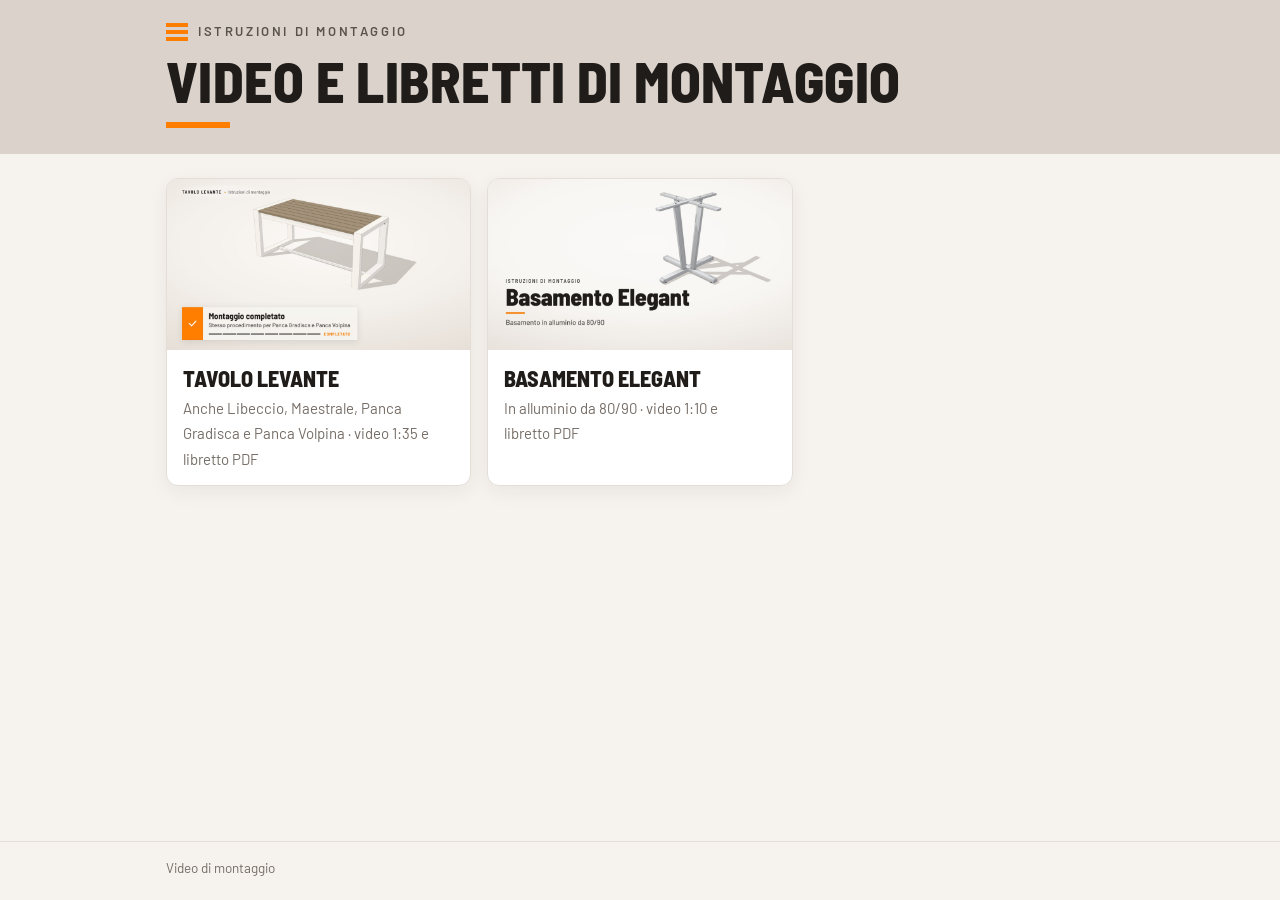
<file: index.html>
<!doctype html>
<html lang="it">
<head>
<meta charset="utf-8">
<meta name="viewport" content="width=device-width, initial-scale=1">
<title>Istruzioni di montaggio</title>
<meta name="description" content="Video di montaggio dei prodotti: tavoli, panche e basamenti.">
<meta name="theme-color" content="#dbd3cb">
<link rel="icon" href="assets/favicon.svg" type="image/svg+xml">
<link rel="stylesheet" href="assets/style.css">
</head>
<body>
<header class="top">
  <div class="top-in">
    <div class="eyebrow"><span class="bars" aria-hidden="true"><i></i><i></i><i></i></span>Istruzioni di montaggio</div>
    <h1>Video e libretti di montaggio</h1>
    <span class="rule" aria-hidden="true"></span>
  </div>
</header>
<main>
  <div class="main-in">
    <div class="cards">
      <a class="card" href="levante/">
        <img src="video/tavolo-levante-poster.jpg" alt="Tavolo Levante montato" loading="lazy">
        <div class="card-b"><b>Tavolo Levante</b><span>Anche Libeccio, Maestrale, Panca Gradisca e Panca Volpina · video 1:35 e libretto PDF</span></div>
      </a>
      <a class="card" href="elegant/">
        <img src="video/basamento-elegant-poster.jpg" alt="Basamento Elegant montato" loading="lazy">
        <div class="card-b"><b>Basamento Elegant</b><span>In alluminio da 80/90 · video&nbsp;1:10 e libretto&nbsp;PDF</span></div>
      </a>
    </div>
  </div>
</main>
<footer><div class="foot-in">Video di montaggio</div></footer>
</body>
</html>
</file>
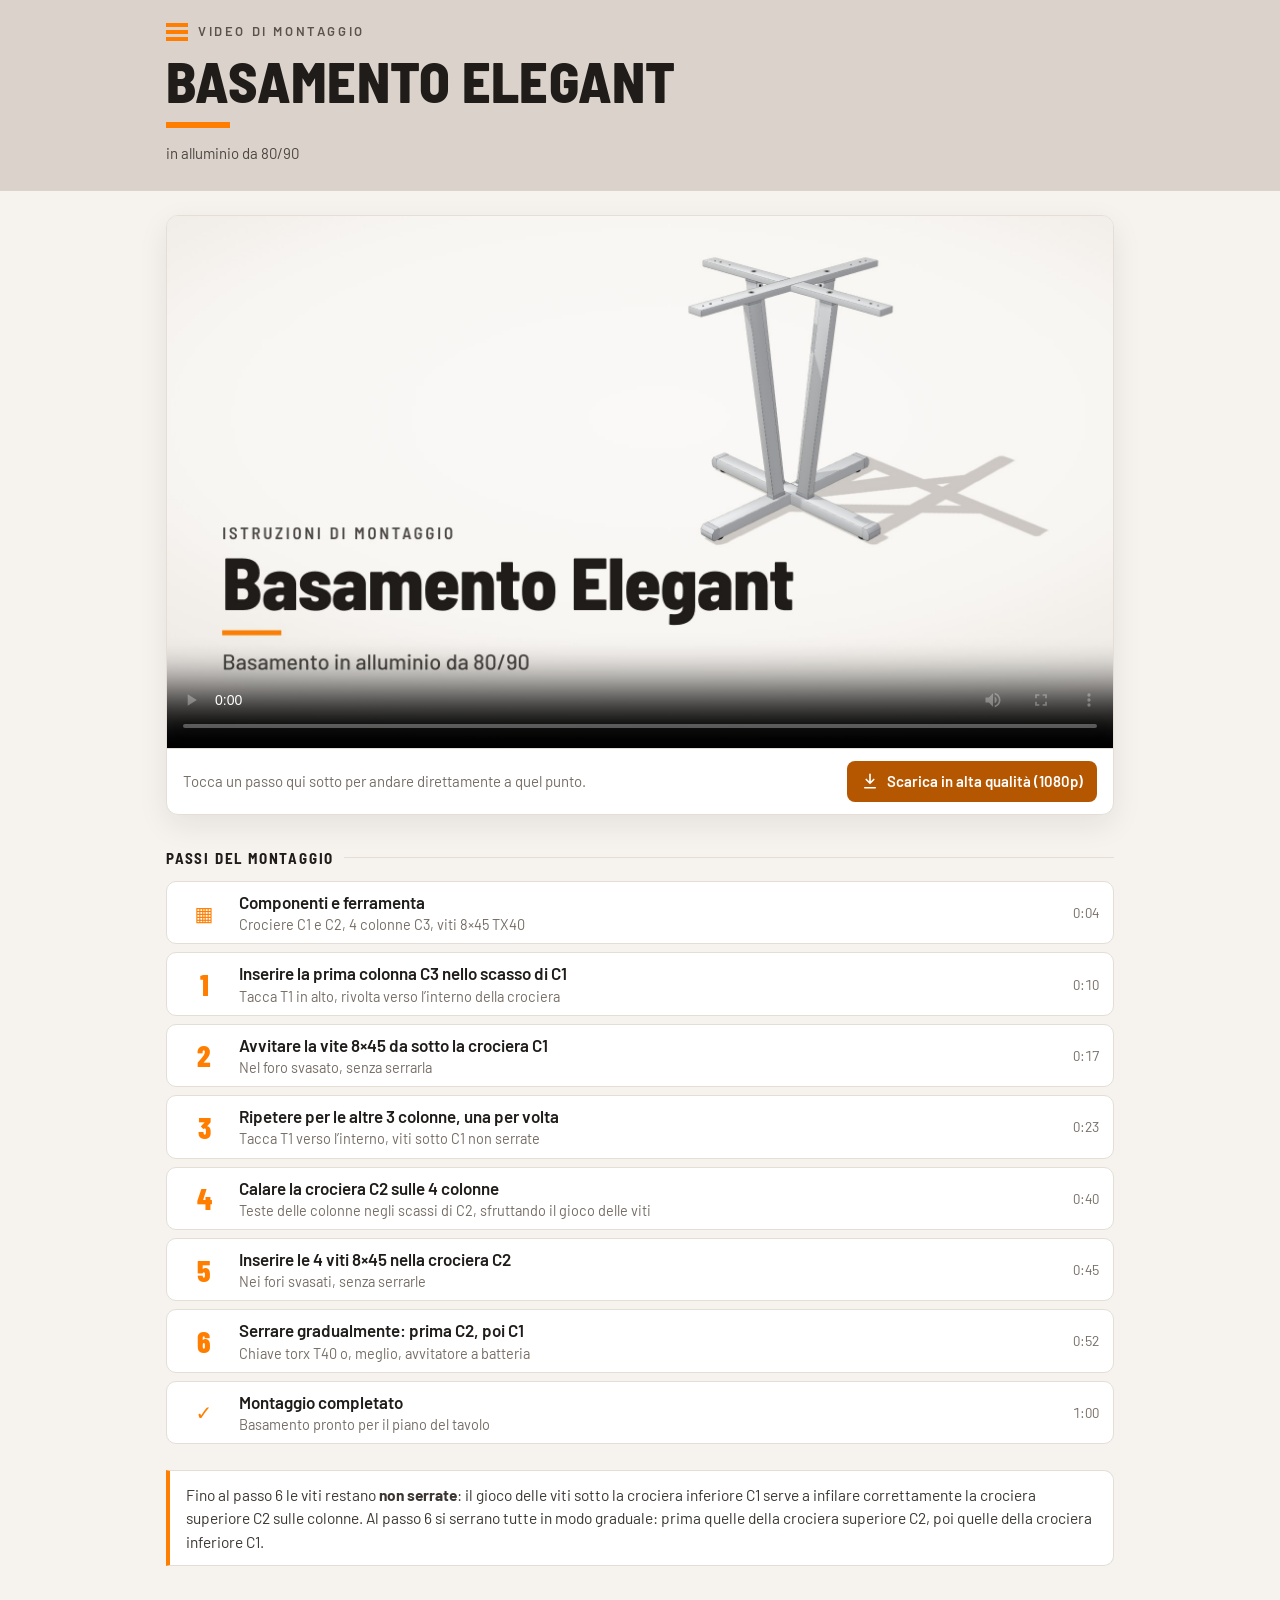
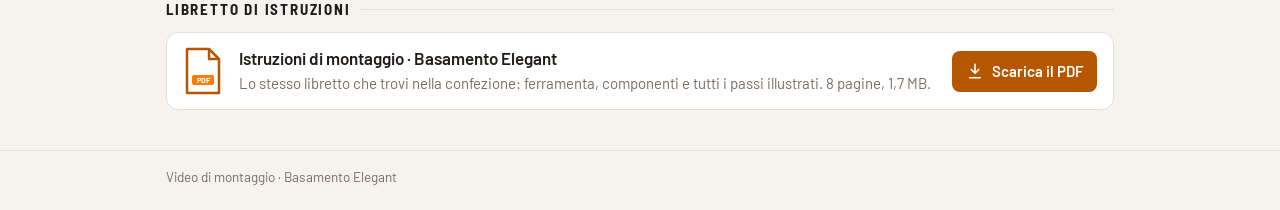
<file: elegant/index.html>
<!doctype html>
<html lang="it">
<head>
<meta charset="utf-8">
<meta name="viewport" content="width=device-width, initial-scale=1">
<title>Basamento Elegant – Video di montaggio</title>
<meta name="description" content="Video di montaggio e libretto di istruzioni del Basamento Elegant in alluminio da 80/90: tutti i passi, dalle colonne sulla crociera inferiore al serraggio finale delle viti.">
<meta name="theme-color" content="#dbd3cb">
<meta property="og:type" content="video.other">
<meta property="og:title" content="Basamento Elegant – Video di montaggio">
<meta property="og:description" content="Tutti i passi del montaggio, in poco più di un minuto.">
<meta property="og:image" content="https://istruzioni-montaggio.github.io/video/basamento-elegant-poster.jpg">
<meta property="og:url" content="https://istruzioni-montaggio.github.io/elegant/">
<link rel="icon" href="../assets/favicon.svg" type="image/svg+xml">
<link rel="stylesheet" href="../assets/style.css">
</head>
<body>
<header class="top">
  <div class="top-in">
    <div class="eyebrow"><span class="bars" aria-hidden="true"><i></i><i></i><i></i></span>Video di montaggio</div>
    <h1>Basamento Elegant</h1>
    <span class="rule" aria-hidden="true"></span>
    <p class="also">in alluminio da 80/90</p>
  </div>
</header>

<main>
  <div class="main-in">
    <div class="player">
      <video id="video" controls playsinline preload="metadata" poster="../video/basamento-elegant-poster.jpg">
        <source src="../video/basamento-elegant-720p.mp4" type="video/mp4">
        Il tuo browser non riesce a riprodurre il video: <a href="../video/basamento-elegant-720p.mp4">scaricalo qui</a>.
      </video>
      <div class="player-bar">
        <span class="hint">Tocca un passo qui sotto per andare direttamente a quel punto.</span>
        <a class="btn" href="../video/basamento-elegant-1080p.mp4" download>
          <svg viewBox="0 0 24 24" fill="none" stroke="currentColor" stroke-width="2.2" stroke-linecap="round" stroke-linejoin="round" aria-hidden="true"><path d="M12 3v12M7 10l5 5 5-5M5 21h14"/></svg>
          Scarica in alta qualità (1080p)
        </a>
      </div>
    </div>

    <h2>Passi del montaggio</h2>
    <ol class="steps" id="steps">
      <li><button data-t="4.5"><span class="n ico">▦</span><span class="t">Componenti e ferramenta<span class="s">Crociere C1 e&nbsp;C2, 4&nbsp;colonne&nbsp;C3, viti 8×45&nbsp;TX40</span></span><span class="time">0:04</span></button></li>
      <li><button data-t="10.2"><span class="n">1</span><span class="t">Inserire la prima colonna C3 nello scasso di&nbsp;C1<span class="s">Tacca T1 in alto, rivolta verso l’interno della crociera</span></span><span class="time">0:10</span></button></li>
      <li><button data-t="17.73"><span class="n">2</span><span class="t">Avvitare la vite 8×45 da sotto la crociera&nbsp;C1<span class="s">Nel foro svasato, senza serrarla</span></span><span class="time">0:17</span></button></li>
      <li><button data-t="23.03"><span class="n">3</span><span class="t">Ripetere per le altre 3&nbsp;colonne, una per volta<span class="s">Tacca T1 verso l’interno, viti sotto C1 non&nbsp;serrate</span></span><span class="time">0:23</span></button></li>
      <li><button data-t="40.12"><span class="n">4</span><span class="t">Calare la crociera C2 sulle 4&nbsp;colonne<span class="s">Teste delle colonne negli scassi di&nbsp;C2, sfruttando il gioco delle viti</span></span><span class="time">0:40</span></button></li>
      <li><button data-t="45.25"><span class="n">5</span><span class="t">Inserire le 4&nbsp;viti 8×45 nella crociera&nbsp;C2<span class="s">Nei fori svasati, senza serrarle</span></span><span class="time">0:45</span></button></li>
      <li><button data-t="52.85"><span class="n">6</span><span class="t">Serrare gradualmente: prima&nbsp;C2, poi&nbsp;C1<span class="s">Chiave torx&nbsp;T40 o, meglio, avvitatore a batteria</span></span><span class="time">0:52</span></button></li>
      <li><button data-t="60.85"><span class="n ico">✓</span><span class="t">Montaggio completato<span class="s">Basamento pronto per il piano del tavolo</span></span><span class="time">1:00</span></button></li>
    </ol>

    <p class="note">Fino al passo&nbsp;6 le viti restano <b>non serrate</b>: il gioco delle viti sotto la crociera inferiore&nbsp;C1 serve a infilare correttamente la crociera superiore&nbsp;C2 sulle colonne. Al passo&nbsp;6 si serrano tutte in modo graduale: prima quelle della crociera superiore&nbsp;C2, poi quelle della crociera inferiore&nbsp;C1.</p>

    <h2>Libretto di istruzioni</h2>
    <div class="doc">
      <svg class="doc-ico" viewBox="0 0 40 48" aria-hidden="true"><path d="M4 2h22l10 10v34H4z" fill="#fff" stroke="#b45700" stroke-width="2.5" stroke-linejoin="round"/><path d="M26 2v10h10" fill="none" stroke="#b45700" stroke-width="2.5" stroke-linejoin="round"/><rect x="9" y="28" width="22" height="10" rx="2" fill="#ff7e00"/><text x="20" y="35.6" text-anchor="middle" font-family="Barlow, sans-serif" font-weight="700" font-size="7.5" fill="#fff">PDF</text></svg>
      <div class="doc-txt"><b>Istruzioni di montaggio · Basamento&nbsp;Elegant</b><span>Lo stesso libretto che trovi nella confezione: ferramenta, componenti e tutti i passi illustrati. 8&nbsp;pagine, 1,7&nbsp;MB.</span></div>
      <a class="btn" href="libretto-basamento-elegant.pdf" download="Istruzioni_Montaggio_Basamento_Elegant.pdf">
        <svg viewBox="0 0 24 24" fill="none" stroke="currentColor" stroke-width="2.2" stroke-linecap="round" stroke-linejoin="round" aria-hidden="true"><path d="M12 3v12M7 10l5 5 5-5M5 21h14"/></svg>
        Scarica il PDF
      </a>
    </div>
  </div>
</main>

<footer><div class="foot-in">Video di montaggio · Basamento Elegant</div></footer>

<script>
  const video = document.getElementById('video');
  const buttons = [...document.querySelectorAll('#steps button')];
  const starts = buttons.map(b => parseFloat(b.dataset.t));
  buttons.forEach((b, i) => b.addEventListener('click', () => {
    video.currentTime = starts[i] + 0.4;
    video.play().catch(() => {});
    video.scrollIntoView({ behavior: 'smooth', block: 'center' });
  }));
  video.addEventListener('timeupdate', () => {
    const t = video.currentTime;
    let cur = -1;
    starts.forEach((s, i) => { if (t >= s) cur = i; });
    buttons.forEach((b, i) => b.classList.toggle('on', i === cur));
  });
</script>
</body>
</html>
</file>
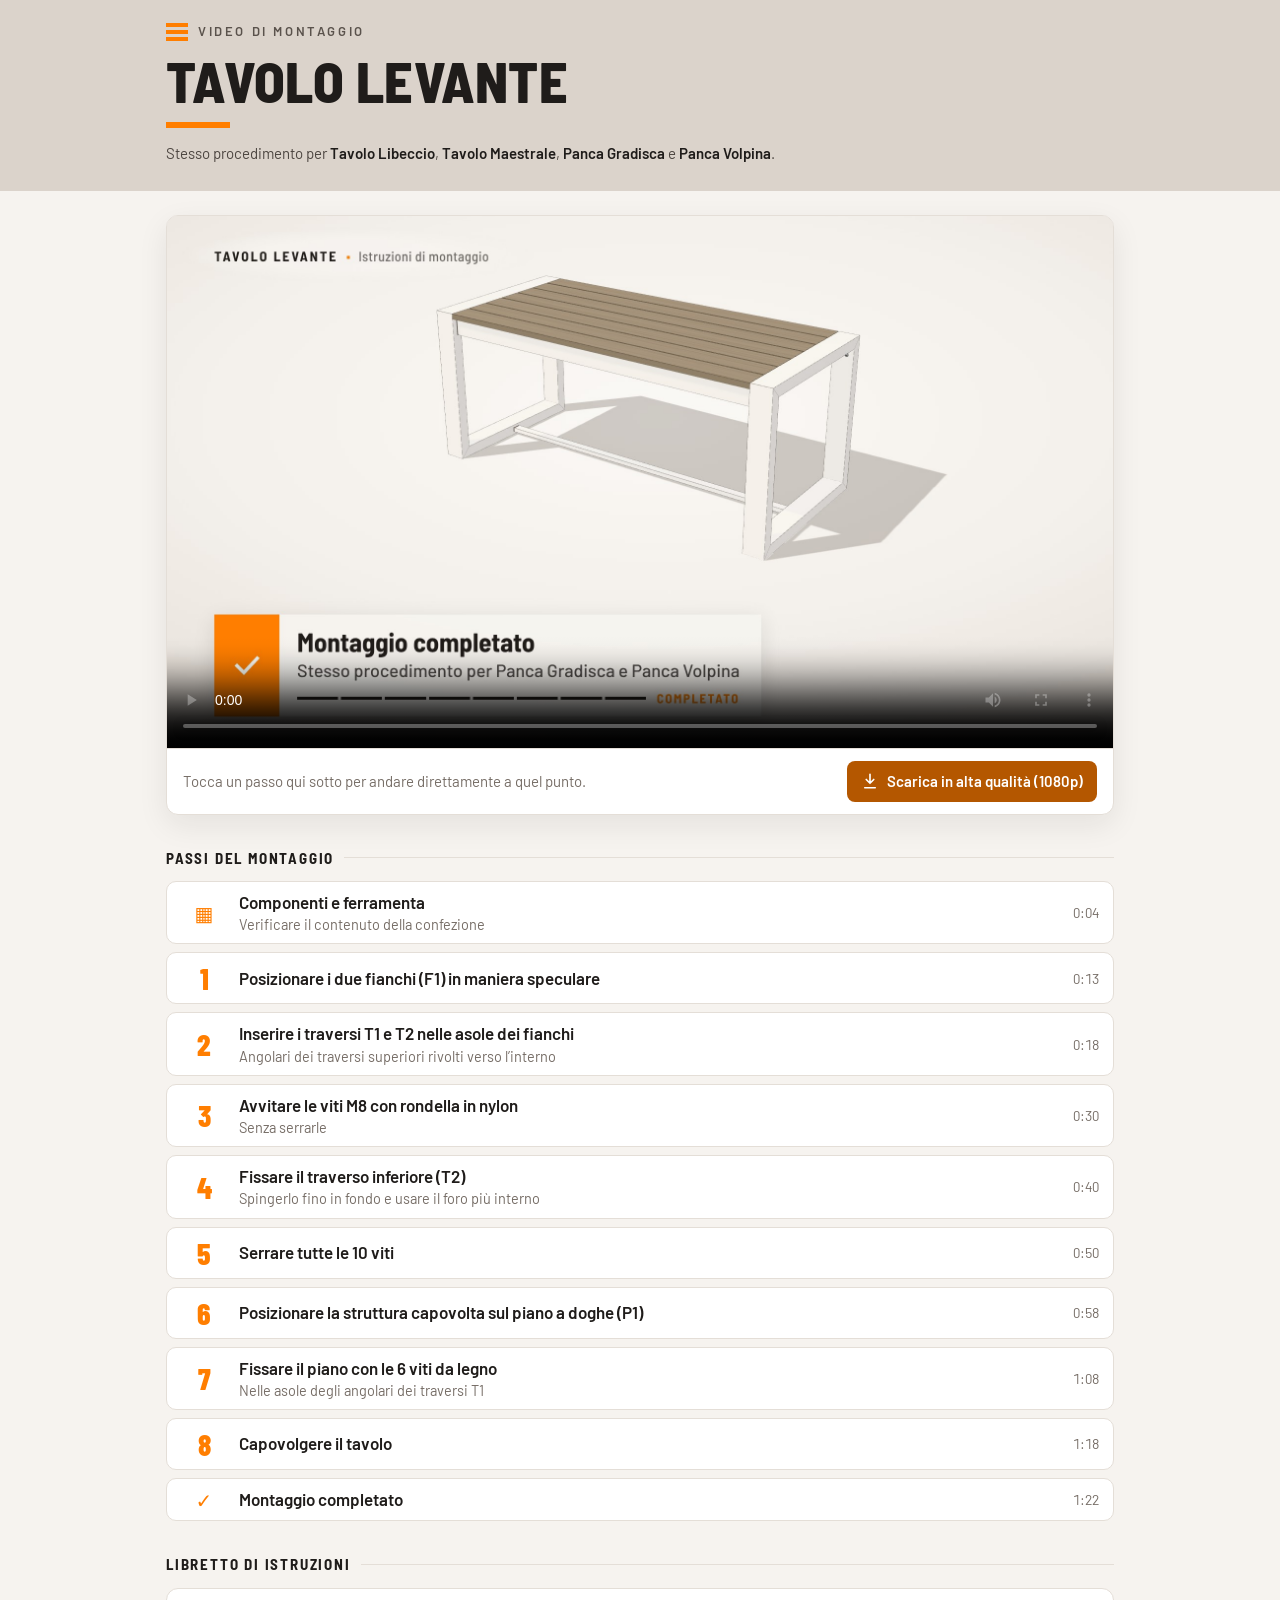
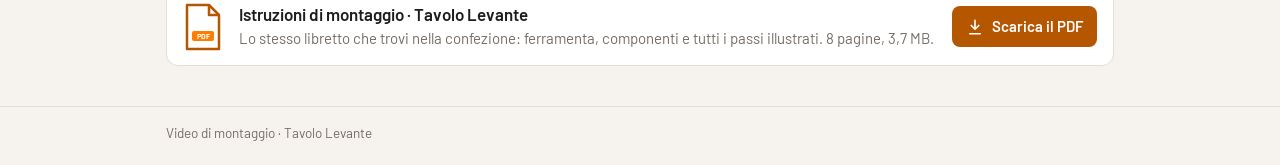
<file: levante/index.html>
<!doctype html>
<html lang="it">
<head>
<meta charset="utf-8">
<meta name="viewport" content="width=device-width, initial-scale=1">
<title>Tavolo Levante – Video di montaggio</title>
<meta name="description" content="Video di montaggio e libretto di istruzioni del Tavolo Levante: tutti i passi, dalla struttura in alluminio al fissaggio del piano a doghe.">
<meta name="theme-color" content="#dbd3cb">
<meta property="og:type" content="video.other">
<meta property="og:title" content="Tavolo Levante – Video di montaggio">
<meta property="og:description" content="Tutti i passi del montaggio, in 1 minuto e mezzo.">
<meta property="og:image" content="https://istruzioni-montaggio.github.io/video/tavolo-levante-poster.jpg">
<meta property="og:url" content="https://istruzioni-montaggio.github.io/levante/">
<link rel="icon" href="../assets/favicon.svg" type="image/svg+xml">
<link rel="stylesheet" href="../assets/style.css">
</head>
<body>
<header class="top">
  <div class="top-in">
    <div class="eyebrow"><span class="bars" aria-hidden="true"><i></i><i></i><i></i></span>Video di montaggio</div>
    <h1>Tavolo Levante</h1>
    <span class="rule" aria-hidden="true"></span>
    <p class="also">Stesso procedimento per <b>Tavolo Libeccio</b>, <b>Tavolo Maestrale</b>, <b>Panca Gradisca</b> e <b>Panca Volpina</b>.</p>
  </div>
</header>

<main>
  <div class="main-in">
    <div class="player">
      <video id="video" controls playsinline preload="metadata" poster="../video/tavolo-levante-poster.jpg">
        <source src="../video/tavolo-levante-720p.mp4" type="video/mp4">
        Il tuo browser non riesce a riprodurre il video: <a href="../video/tavolo-levante-720p.mp4">scaricalo qui</a>.
      </video>
      <div class="player-bar">
        <span class="hint">Tocca un passo qui sotto per andare direttamente a quel punto.</span>
        <a class="btn" href="../video/tavolo-levante-1080p.mp4" download>
          <svg viewBox="0 0 24 24" fill="none" stroke="currentColor" stroke-width="2.2" stroke-linecap="round" stroke-linejoin="round" aria-hidden="true"><path d="M12 3v12M7 10l5 5 5-5M5 21h14"/></svg>
          Scarica in alta qualità (1080p)
        </a>
      </div>
    </div>

    <h2>Passi del montaggio</h2>
    <ol class="steps" id="steps">
      <li><button data-t="4.5"><span class="n ico">▦</span><span class="t">Componenti e ferramenta<span class="s">Verificare il contenuto della confezione</span></span><span class="time">0:04</span></button></li>
      <li><button data-t="13"><span class="n">1</span><span class="t">Posizionare i due fianchi (F1) in maniera speculare</span><span class="time">0:13</span></button></li>
      <li><button data-t="18.5"><span class="n">2</span><span class="t">Inserire i traversi T1 e T2 nelle asole dei fianchi<span class="s">Angolari dei traversi superiori rivolti verso l’interno</span></span><span class="time">0:18</span></button></li>
      <li><button data-t="30.5"><span class="n">3</span><span class="t">Avvitare le viti M8 con rondella in nylon<span class="s">Senza serrarle</span></span><span class="time">0:30</span></button></li>
      <li><button data-t="40.5"><span class="n">4</span><span class="t">Fissare il traverso inferiore (T2)<span class="s">Spingerlo fino in fondo e usare il foro più interno</span></span><span class="time">0:40</span></button></li>
      <li><button data-t="50.5"><span class="n">5</span><span class="t">Serrare tutte le 10 viti</span><span class="time">0:50</span></button></li>
      <li><button data-t="58"><span class="n">6</span><span class="t">Posizionare la struttura capovolta sul piano a doghe (P1)</span><span class="time">0:58</span></button></li>
      <li><button data-t="68"><span class="n">7</span><span class="t">Fissare il piano con le 6 viti da legno<span class="s">Nelle asole degli angolari dei traversi T1</span></span><span class="time">1:08</span></button></li>
      <li><button data-t="78"><span class="n">8</span><span class="t">Capovolgere il tavolo</span><span class="time">1:18</span></button></li>
      <li><button data-t="82"><span class="n ico">✓</span><span class="t">Montaggio completato</span><span class="time">1:22</span></button></li>
    </ol>

    <h2>Libretto di istruzioni</h2>
    <div class="doc">
      <svg class="doc-ico" viewBox="0 0 40 48" aria-hidden="true"><path d="M4 2h22l10 10v34H4z" fill="#fff" stroke="#b45700" stroke-width="2.5" stroke-linejoin="round"/><path d="M26 2v10h10" fill="none" stroke="#b45700" stroke-width="2.5" stroke-linejoin="round"/><rect x="9" y="28" width="22" height="10" rx="2" fill="#ff7e00"/><text x="20" y="35.6" text-anchor="middle" font-family="Barlow, sans-serif" font-weight="700" font-size="7.5" fill="#fff">PDF</text></svg>
      <div class="doc-txt"><b>Istruzioni di montaggio · Tavolo Levante</b><span>Lo stesso libretto che trovi nella confezione: ferramenta, componenti e tutti i passi illustrati. 8&nbsp;pagine, 3,7&nbsp;MB.</span></div>
      <a class="btn" href="libretto-tavolo-levante.pdf" download="Istruzioni_Montaggio_Tavolo_Levante.pdf">
        <svg viewBox="0 0 24 24" fill="none" stroke="currentColor" stroke-width="2.2" stroke-linecap="round" stroke-linejoin="round" aria-hidden="true"><path d="M12 3v12M7 10l5 5 5-5M5 21h14"/></svg>
        Scarica il PDF
      </a>
    </div>
  </div>
</main>

<footer><div class="foot-in">Video di montaggio · Tavolo Levante</div></footer>

<script>
  const video = document.getElementById('video');
  const buttons = [...document.querySelectorAll('#steps button')];
  const starts = buttons.map(b => parseFloat(b.dataset.t));
  buttons.forEach((b, i) => b.addEventListener('click', () => {
    video.currentTime = starts[i] + 0.4;
    video.play().catch(() => {});
    video.scrollIntoView({ behavior: 'smooth', block: 'center' });
  }));
  video.addEventListener('timeupdate', () => {
    const t = video.currentTime;
    let cur = -1;
    starts.forEach((s, i) => { if (t >= s) cur = i; });
    buttons.forEach((b, i) => b.classList.toggle('on', i === cur));
  });
</script>
</body>
</html>
</file>
<file: assets/style.css>
/* Video di montaggio — stile del manuale (Barlow, beige e arancio) */
@font-face { font-family: "Barlow"; font-weight: 400; font-display: swap; src: url("fonts/barlow-latin-400-normal.woff2") format("woff2"); }
@font-face { font-family: "Barlow"; font-weight: 600; font-display: swap; src: url("fonts/barlow-latin-600-normal.woff2") format("woff2"); }
@font-face { font-family: "Barlow"; font-weight: 700; font-display: swap; src: url("fonts/barlow-latin-700-normal.woff2") format("woff2"); }
@font-face { font-family: "Barlow Semi Condensed"; font-weight: 700; font-display: swap; src: url("fonts/barlow-semi-condensed-latin-700-normal.woff2") format("woff2"); }
@font-face { font-family: "Barlow Semi Condensed"; font-weight: 800; font-display: swap; src: url("fonts/barlow-semi-condensed-latin-800-normal.woff2") format("woff2"); }
@font-face { font-family: "Barlow Condensed"; font-weight: 800; font-display: swap; src: url("fonts/barlow-condensed-latin-800-normal.woff2") format("woff2"); }

:root {
  --ink: #1f1c1a;
  --text: #3b3632;
  --muted: #766d66;
  --line: #e4ded7;
  --beige: #dbd3cb;
  --paper: #f6f3ef;
  --orange: #ff7e00;
  --orange-ink: #b45700;
  --head: "Barlow Semi Condensed", "Barlow", system-ui, sans-serif;
}

* { box-sizing: border-box; margin: 0; padding: 0; }
html { -webkit-text-size-adjust: 100%; }
body {
  font-family: "Barlow", system-ui, -apple-system, "Segoe UI", sans-serif;
  font-size: 17px; line-height: 1.5; color: var(--text);
  background: var(--paper);
  min-height: 100vh; display: flex; flex-direction: column;
}
a { color: var(--orange-ink); }
img, video { display: block; max-width: 100%; }

.top { background: var(--beige); }
.top-in, .main-in, .foot-in { width: 100%; max-width: 980px; margin: 0 auto; padding: 0 16px; }
.top-in { padding-top: 22px; padding-bottom: 26px; }
.bars { display: inline-flex; flex-direction: column; gap: 3px; width: 22px; vertical-align: middle; margin-right: 10px; }
.bars i { display: block; height: 4px; background: var(--orange); }
.eyebrow {
  font-size: 13px; font-weight: 600; letter-spacing: .2em; text-transform: uppercase; color: #5a524c;
  display: flex; align-items: center;
}
h1 {
  font-family: var(--head); font-weight: 800; text-transform: uppercase; color: var(--ink);
  font-size: clamp(34px, 7vw, 56px); line-height: .98; margin-top: 12px; letter-spacing: .005em;
}
.rule { display: block; width: 64px; height: 6px; background: var(--orange); margin-top: 14px; }
.also { margin-top: 14px; font-size: 15px; color: #4c4540; }
.also b { font-weight: 600; color: var(--ink); }

main { flex: 1; }
.main-in { padding-top: 24px; padding-bottom: 40px; }

.player {
  background: #fff; border: 1px solid var(--line); border-radius: 12px; overflow: hidden;
  box-shadow: 0 10px 30px rgba(31, 28, 26, .08);
}
.player video { width: 100%; aspect-ratio: 16 / 9; background: #e9e4de; }
.player-bar {
  display: flex; flex-wrap: wrap; gap: 10px 18px; align-items: center; justify-content: space-between;
  padding: 12px 16px; border-top: 1px solid var(--line); font-size: 15px;
}
.player-bar .hint { color: var(--muted); }
.btn {
  display: inline-flex; align-items: center; gap: 8px; text-decoration: none;
  font-weight: 600; font-size: 15px; color: #fff; background: var(--orange-ink);
  padding: 9px 14px; border-radius: 8px;
}
.btn svg { width: 18px; height: 18px; }
.btn:hover { background: #9c4b00; }

h2 {
  font-family: var(--head); font-weight: 700; font-size: 15px; letter-spacing: .12em; text-transform: uppercase;
  color: var(--ink); margin: 32px 0 12px; display: flex; align-items: center; gap: 10px;
}
h2::after { content: ""; flex: 1; height: 1px; background: var(--line); }

.steps { list-style: none; display: grid; gap: 8px; }
.steps button {
  width: 100%; display: grid; grid-template-columns: 46px 1fr auto; align-items: center; gap: 12px;
  text-align: left; font: inherit; color: inherit; cursor: pointer;
  background: #fff; border: 1px solid var(--line); border-radius: 10px; padding: 10px 14px;
  transition: border-color .15s, background .15s;
}
.steps button:hover { border-color: #cfc5bb; }
.steps button.on { border-color: var(--orange); background: #fff7ef; }
.steps .n {
  font-family: "Barlow Condensed", var(--head); font-weight: 800; font-size: 30px; line-height: 1; color: var(--orange);
  text-align: center;
}
.steps .n.ico { font-size: 20px; }
.steps .t { font-weight: 600; color: var(--ink); line-height: 1.25; }
.steps .s { display: block; font-weight: 400; color: var(--muted); font-size: 14.5px; margin-top: 2px; }
.steps .time { font-variant-numeric: tabular-nums; color: var(--muted); font-size: 14px; }

.note {
  margin-top: 26px; background: #fff; border: 1px solid var(--line); border-left: 4px solid var(--orange);
  border-radius: 0 10px 10px 0; padding: 12px 16px; font-size: 15.5px;
}

/* libretto PDF */
.doc {
  display: grid; grid-template-columns: auto 1fr auto; gap: 14px 16px; align-items: center;
  background: #fff; border: 1px solid var(--line); border-radius: 12px; padding: 14px 16px;
}
.doc-ico { width: 40px; height: 48px; }
.doc-txt b { display: block; color: var(--ink); font-weight: 600; line-height: 1.25; }
.doc-txt span { display: block; color: var(--muted); font-size: 15px; margin-top: 2px; }
@media (max-width: 560px) {
  .doc { grid-template-columns: auto 1fr; }
  .doc .btn { grid-column: 1 / -1; justify-content: center; }
}

/* elenco dei video (pagina iniziale) */
.cards { display: grid; gap: 16px; grid-template-columns: repeat(auto-fill, minmax(280px, 1fr)); }
.card {
  display: block; text-decoration: none; color: inherit; background: #fff;
  border: 1px solid var(--line); border-radius: 12px; overflow: hidden;
  box-shadow: 0 6px 20px rgba(31, 28, 26, .06); transition: transform .15s, box-shadow .15s;
}
.card:hover { transform: translateY(-2px); box-shadow: 0 10px 26px rgba(31, 28, 26, .1); }
.card img { width: 100%; aspect-ratio: 16 / 9; object-fit: cover; background: #e9e4de; }
.card-b { padding: 12px 16px 14px; }
.card-b b { display: block; font-family: var(--head); font-weight: 800; font-size: 22px; text-transform: uppercase; color: var(--ink); }
.card-b span { font-size: 15px; color: var(--muted); }

footer { border-top: 1px solid var(--line); }
.foot-in { padding-top: 16px; padding-bottom: 22px; font-size: 13.5px; color: var(--muted); }

@media (max-width: 560px) {
  body { font-size: 16px; }
  .steps button { grid-template-columns: 38px 1fr auto; gap: 10px; padding: 9px 12px; }
  .steps .n { font-size: 26px; }
}
</file>
